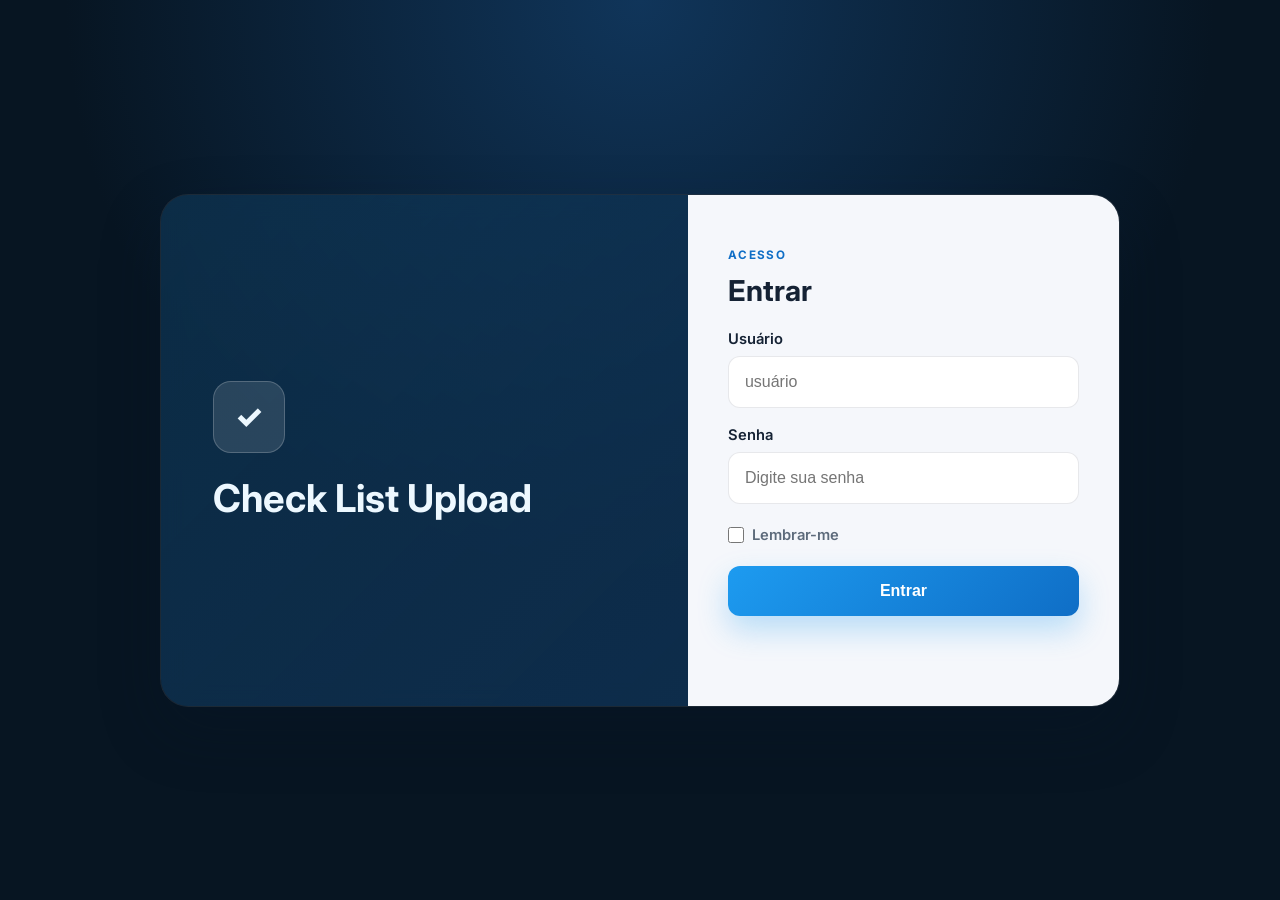
<file: index.html>
<!DOCTYPE html>
<html lang="pt-BR">
  <head>
    <meta charset="UTF-8" />
    <meta name="viewport" content="width=device-width, initial-scale=1.0" />
    <title>Check List Upload</title>
    <link rel="preconnect" href="https://fonts.googleapis.com" />
    <link rel="preconnect" href="https://fonts.gstatic.com" crossorigin />
    <link href="https://fonts.googleapis.com/css2?family=Inter:wght@400;500;600;700;800&display=swap" rel="stylesheet" />
    <link rel="stylesheet" href="style.css" />
    <link rel="icon" href="img/logomasut.png" type="imagem/x-icon">
  </head>
  <body>
    <main class="login-shell">
      <section class="brand-panel" aria-label="Informações da plataforma">
        <div class="brand-badge">✓</div>
        <h1>Check List Upload</h1>
      </section>

      <section class="login-card" aria-label="Área de login">
        <div class="card-header">
          <span class="eyebrow">Acesso</span>
          <h2>Entrar</h2>
        </div>

        <form id="loginForm" novalidate>
          <label for="user">Usuário</label>
          <input id="user" name="user" type="text" placeholder="usuário" autocomplete="username" required />

          <label for="password">Senha</label>
          <input id="password" name="password" type="password" placeholder="Digite sua senha" autocomplete="current-password" required />

          <div class="options">
            <label class="remember">
              <input type="checkbox" />
              <span>Lembrar-me</span>
            </label>
            
          </div>

          <button type="submit">Entrar</button>
        </form>

        <p id="statusMessage" class="status-message" aria-live="polite"></p>
      </section>
    </main>

    <script src="script.js"></script>
  </body>
</html>
</file>
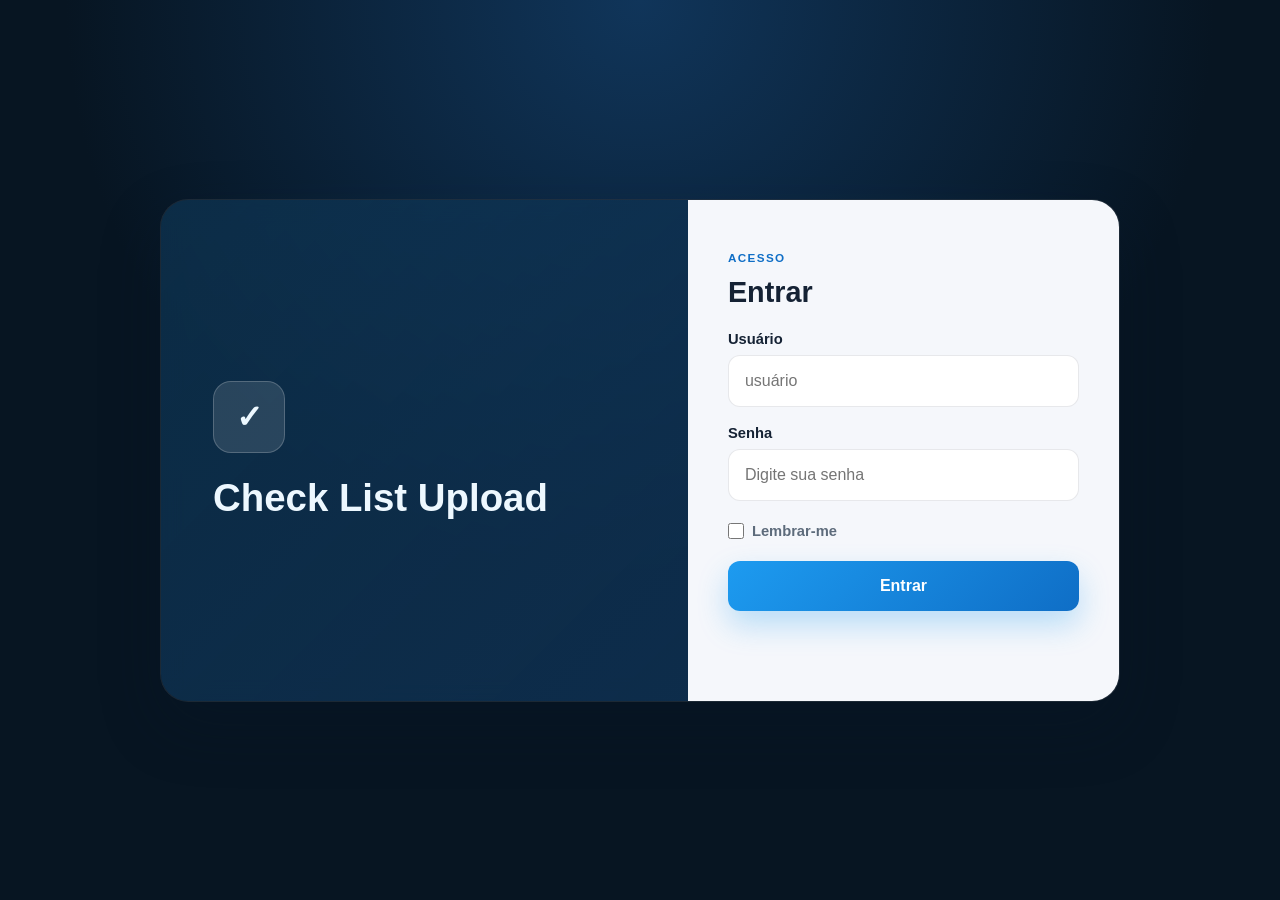
<file: system.html>
<!DOCTYPE html>
<html lang="pt-br">
<head>
    <meta charset="UTF-8">
    <meta name="viewport" content="width=device-width, initial-scale=1.0">
    <title>Check List Upload | Lançamento</title>
    <link rel="preconnect" href="https://fonts.googleapis.com">
    <link rel="preconnect" href="https://fonts.gstatic.com" crossorigin>
    <link href="https://fonts.googleapis.com/css2?family=Inter:wght@400;500;600;700;800&display=swap" rel="stylesheet">
    <link rel="stylesheet" href="style.css">
    <link rel="icon" href="img/logomasut.png" type="image/x-icon">
</head>
<body>
    <main class="system-shell">
        <header class="system-header">
            <div class="system-brand">
                <div class="brand-badge small-badge">✓</div>
                <div>
                    <span class="eyebrow light-eyebrow">Check List Upload</span>
                    <h1>Lançamento de carreta</h1>
                </div>
            </div>
            <a class="logout-link" href="index.html">Sair da conta</a>
        </header>

        <section class="system-content">
            <nav class="action-menu" aria-label="Opções de lançamento">
                <button type="button" class="action-option" data-action="consult-checklist">Consultar checklist</button>
                <button type="button" class="action-option active" data-action="send-checklist">Enviar checklist</button>
                <button type="button" class="action-option" data-action="consult-conferencia">Consultar conferencia</button>
                <button type="button" class="action-option" data-action="send-conferencia">Enviar conferencia</button>
            </nav>

            <section id="consultationPanel" class="consultation-panel" hidden>
                <span class="eyebrow">Consulta</span>
                <h2 id="consultationTitle">Consultar checklist</h2>
                <p>Informe a placa para consultar os registros disponíveis.</p>
                <div class="consultation-fields">
                    <label for="consultationPlate">Placa da carreta</label>
                    <input id="consultationPlate" type="text" placeholder="ABC-1D23" maxlength="8" autocomplete="off">
                    <button type="button" id="consultationButton">Consultar</button>
                </div>
                <p id="consultationStatus" class="status-message" aria-live="polite"></p>
            </section>

            <div class="system-intro">
                <div>
                    <span class="eyebrow">Novo registro</span>
                    <h2 id="uploadTitle">Fotos e placa</h2>
                    <p id="uploadDescription">Informe a placa da carreta e anexe as fotos do checklist.</p>
                </div>
                <div class="step-indicator"><span>01</span> Registro de entrada</div>
            </div>

            <form id="uploadForm" class="upload-form" novalidate>
                <div class="form-column">
                    <label for="plate">Placa da carreta</label>
                    <input id="plate" name="plate" type="text" placeholder="ABC-1D23" maxlength="8" autocomplete="off" required>
                    <span class="field-hint">Use o formato da placa do veículo.</span>

                    <label for="notes">Observações <span>(opcional)</span></label>
                    <textarea id="notes" name="notes" rows="5" placeholder="Adicione uma observação sobre o checklist..."></textarea>

                    <button type="submit" class="submit-button">Salvar lançamento</button>
                    <p id="uploadStatus" class="status-message" aria-live="polite"></p>
                </div>

                <div class="photo-column">
                    <label for="photos" id="photoLabel">Fotos do checklist</label>
                    <label class="dropzone" for="photos">
                        <span class="upload-icon">+</span>
                        <strong>Adicionar fotos</strong>
                        <span>JPG ou PNG · até 10 imagens</span>
                        <input id="photos" name="photos" type="file" accept="image/jpeg,image/png" multiple required>
                    </label>
                    <div id="photoPreview" class="photo-preview" aria-live="polite"></div>
                    <p id="photoCount" class="photo-count">Nenhuma foto selecionada</p>
                </div>
            </form>
        </section>
    </main>
    <script src="script.js"></script>
</body>
</html>
</file>
<file: style.css>
:root {
  --bg-dark: #071522;
  --bg-panel: rgba(11, 24, 40, 0.82);
  --card-bg: #f5f7fb;
  --primary: #1d9bf0;
  --primary-dark: #0f6ec6;
  --primary-soft: rgba(29, 155, 240, 0.12);
  --text: #152234;
  --text-soft: #5d6b7b;
  --border: rgba(19, 36, 57, 0.1);
  --success: #1ea672;
  --shadow: 0 24px 60px rgba(8, 23, 38, 0.28);
}

* {
  box-sizing: border-box;
}

[hidden] {
  display: none !important;
}

body {
  margin: 0;
  min-height: 100vh;
  display: grid;
  place-items: center;
  background: radial-gradient(circle at top, #10355a 0%, var(--bg-dark) 52%);
  font-family: "Inter", sans-serif;
  color: var(--text);
}

.login-shell {
  width: min(960px, 90vw);
  display: grid;
  grid-template-columns: 1.1fr 0.9fr;
  background: rgba(10, 24, 38, 0.64);
  border: 1px solid rgba(255, 255, 255, 0.08);
  border-radius: 28px;
  box-shadow: var(--shadow);
  overflow: hidden;
  backdrop-filter: blur(12px);
}

.brand-panel {
  padding: 72px 52px;
  display: flex;
  flex-direction: column;
  justify-content: center;
  background: linear-gradient(135deg, rgba(29, 155, 240, 0.16), rgba(16, 53, 90, 0.72));
  color: #edf8ff;
}

.brand-badge {
  width: 72px;
  height: 72px;
  border-radius: 18px;
  display: grid;
  place-items: center;
  background: rgba(255, 255, 255, 0.12);
  border: 1px solid rgba(255, 255, 255, 0.2);
  font-size: 2rem;
  font-weight: 800;
  margin-bottom: 24px;
}

.brand-panel h1 {
  margin: 0;
  font-size: clamp(2rem, 3vw, 3rem);
  line-height: 1.1;
}

.brand-panel p {
  margin: 18px 0 0;
  max-width: 420px;
  color: rgba(237, 248, 255, 0.82);
  font-size: 1.02rem;
  line-height: 1.7;
}

.login-card {
  background: var(--card-bg);
  padding: 48px 40px;
}

.card-header {
  margin-bottom: 22px;
}

.eyebrow {
  color: var(--primary-dark);
  font-size: 0.73rem;
  font-weight: 700;
  letter-spacing: 0.12em;
  text-transform: uppercase;
}

.card-header h2 {
  margin: 10px 0 0;
  font-size: clamp(1.8rem, 2vw, 2.3rem);
  color: var(--text);
}

form {
  display: flex;
  flex-direction: column;
}

label {
  margin-bottom: 8px;
  font-size: 0.92rem;
  font-weight: 600;
  color: var(--text);
}

input {
  width: 100%;
  height: 52px;
  margin-bottom: 18px;
  padding: 0 16px;
  border: 1px solid var(--border);
  border-radius: 12px;
  background: #ffffff;
  font-size: 1rem;
  color: var(--text);
  transition: border-color 0.2s ease, box-shadow 0.2s ease;
}

input:focus {
  outline: none;
  border-color: rgba(29, 155, 240, 0.7);
  box-shadow: 0 0 0 4px var(--primary-soft);
}

.options {
  display: flex;
  justify-content: space-between;
  align-items: center;
  gap: 12px;
  margin: 4px 0 22px;
  font-size: 0.9rem;
}

.remember {
  display: inline-flex;
  align-items: center;
  gap: 8px;
  margin: 0;
  color: var(--text-soft);
}

.remember input {
  width: 16px;
  height: 16px;
  margin: 0;
}

.options a {
  color: var(--primary-dark);
  text-decoration: none;
  font-weight: 600;
}

button {
  border: none;
  border-radius: 12px;
  background: linear-gradient(135deg, var(--primary), var(--primary-dark));
  color: #fff;
  font-size: 1rem;
  font-weight: 700;
  padding: 16px 20px;
  cursor: pointer;
  transition: transform 0.2s ease, box-shadow 0.2s ease;
  box-shadow: 0 14px 30px rgba(29, 155, 240, 0.28);
}

button:hover {
  transform: translateY(-1px);
}

.status-message {
  min-height: 24px;
  margin: 18px 0 0;
  color: var(--success);
  font-size: 0.95rem;
  font-weight: 600;
}

@media (max-width: 760px) {
  .login-shell {
    grid-template-columns: 1fr;
  }

  .brand-panel {
    padding: 40px 28px 26px;
  }

  .login-card {
    padding: 30px 24px 34px;
  }

  .options {
    flex-direction: column;
    align-items: flex-start;
  }
}

/* Tela operacional */
.system-shell {
  width: min(1120px, 92vw);
  margin: 32px auto;
  background: var(--card-bg);
  border-radius: 28px;
  box-shadow: var(--shadow);
  overflow: hidden;
}

.system-header {
  min-height: 136px;
  padding: 28px 44px;
  display: flex;
  align-items: center;
  justify-content: space-between;
  gap: 24px;
  background: linear-gradient(135deg, rgba(29, 155, 240, 0.2), rgba(16, 53, 90, 0.9));
  color: #edf8ff;
}

.system-brand {
  display: flex;
  align-items: center;
  gap: 18px;
}

.small-badge {
  width: 52px;
  height: 52px;
  margin: 0;
  border-radius: 14px;
  font-size: 1.45rem;
}

.system-header h1 {
  margin: 7px 0 0;
  font-size: clamp(1.35rem, 2.5vw, 2rem);
}

.light-eyebrow {
  color: rgba(237, 248, 255, 0.72);
}

.logout-link {
  color: rgba(237, 248, 255, 0.84);
  font-size: 0.9rem;
  font-weight: 600;
  text-decoration: none;
}

.logout-link:hover {
  color: #fff;
}

.system-content {
  padding: 42px 48px 50px;
}

.action-menu {
  display: grid;
  grid-template-columns: repeat(4, 1fr);
  gap: 12px;
  margin-bottom: 38px;
  padding-bottom: 28px;
  border-bottom: 1px solid var(--border);
}

.action-option {
  padding: 14px 16px;
  border: 1px solid rgba(29, 155, 240, 0.28);
  border-radius: 10px;
  background: #fff;
  color: var(--primary-dark);
  box-shadow: none;
  font-size: 0.82rem;
  text-transform: uppercase;
}

.action-option.active,
.action-option:hover {
  background: var(--primary);
  color: #fff;
}

.consultation-panel {
  padding: 28px;
  border: 1px solid var(--border);
  border-radius: 16px;
  background: #fff;
}

.consultation-panel h2 {
  margin: 8px 0 6px;
}

.consultation-panel p {
  margin: 0;
  color: var(--text-soft);
}

.consultation-fields {
  display: grid;
  grid-template-columns: 1fr auto;
  align-items: end;
  gap: 14px;
  margin-top: 22px;
}

.consultation-fields label {
  grid-column: 1 / -1;
  margin: 0 -0px -8px;
}

.consultation-fields input {
  margin: 0;
}

.consultation-fields button {
  padding: 16px 28px;
}

.consultation-panel .status-message {
  margin-bottom: 0;
}

.system-intro {
  display: flex;
  align-items: flex-end;
  justify-content: space-between;
  gap: 24px;
  margin-bottom: 32px;
}

.system-intro h2 {
  margin: 8px 0 6px;
  font-size: clamp(1.8rem, 3vw, 2.5rem);
}

.system-intro p {
  margin: 0;
  color: var(--text-soft);
}

.step-indicator {
  display: inline-flex;
  align-items: center;
  gap: 10px;
  color: var(--text-soft);
  font-size: 0.85rem;
  font-weight: 600;
}

.step-indicator span {
  display: grid;
  width: 32px;
  height: 32px;
  place-items: center;
  border-radius: 50%;
  background: var(--primary-soft);
  color: var(--primary-dark);
}

.upload-form {
  display: grid;
  grid-template-columns: minmax(260px, 0.78fr) minmax(360px, 1.22fr);
  gap: 48px;
  padding-top: 30px;
  border-top: 1px solid var(--border);
}

.upload-form label {
  display: block;
}

.upload-form label span {
  color: var(--text-soft);
  font-weight: 400;
}

.upload-form textarea {
  width: 100%;
  resize: vertical;
  min-height: 124px;
  margin-bottom: 22px;
  padding: 14px 16px;
  border: 1px solid var(--border);
  border-radius: 12px;
  background: #fff;
  color: var(--text);
  font: inherit;
}

.upload-form textarea:focus {
  outline: none;
  border-color: rgba(29, 155, 240, 0.7);
  box-shadow: 0 0 0 4px var(--primary-soft);
}

.field-hint {
  display: block;
  margin: -10px 0 28px;
  color: var(--text-soft);
  font-size: 0.78rem;
}

.submit-button {
  width: 100%;
}

.dropzone {
  min-height: 246px;
  margin-bottom: 18px;
  padding: 32px 20px;
  display: flex !important;
  flex-direction: column;
  align-items: center;
  justify-content: center;
  gap: 9px;
  border: 1.5px dashed rgba(29, 155, 240, 0.55);
  border-radius: 16px;
  background: rgba(29, 155, 240, 0.05);
  color: var(--text);
  cursor: pointer;
  text-align: center;
  transition: background 0.2s ease, border-color 0.2s ease;
}

.dropzone:hover,
.dropzone:has(input:focus-visible) {
  border-color: var(--primary);
  background: rgba(29, 155, 240, 0.1);
}

.dropzone strong {
  font-size: 1rem;
}

.dropzone > span:last-of-type {
  color: var(--text-soft);
  font-size: 0.8rem;
}

.upload-icon {
  width: 42px;
  height: 42px;
  display: grid;
  place-items: center;
  border-radius: 50%;
  background: var(--primary-soft);
  color: var(--primary-dark);
  font-size: 1.7rem;
  font-weight: 400;
}

.dropzone input {
  position: absolute;
  width: 1px;
  height: 1px;
  opacity: 0;
}

.photo-preview {
  display: grid;
  grid-template-columns: repeat(5, 1fr);
  gap: 10px;
}

.preview-item {
  position: relative;
  aspect-ratio: 1;
  overflow: hidden;
  border-radius: 10px;
  background: #e4ebf2;
}

.preview-item img {
  width: 100%;
  height: 100%;
  display: block;
  object-fit: cover;
}

.remove-photo {
  position: absolute;
  top: 5px;
  right: 5px;
  width: 24px;
  height: 24px;
  padding: 0;
  border-radius: 50%;
  background: rgba(7, 21, 34, 0.78);
  box-shadow: none;
  font-size: 1rem;
  line-height: 1;
}

.photo-count {
  margin: 12px 0 0;
  color: var(--text-soft);
  font-size: 0.82rem;
}

@media (max-width: 760px) {
  .system-shell {
    width: 100%;
    margin: 0;
    border-radius: 0;
  }

  .system-header,
  .system-content {
    padding-left: 24px;
    padding-right: 24px;
  }

  .system-header {
    align-items: flex-start;
    flex-direction: column;
  }

  .system-intro {
    align-items: flex-start;
    flex-direction: column;
  }

  .upload-form {
    grid-template-columns: 1fr;
    gap: 28px;
  }

  .action-menu {
    grid-template-columns: 1fr 1fr;
  }

  .consultation-fields {
    grid-template-columns: 1fr;
  }

  .consultation-fields button {
    width: 100%;
  }

  .photo-preview {
    grid-template-columns: repeat(4, 1fr);
  }
}


.consulta-resultado {
    margin-top: 24px;
    padding: 24px;
    border: 1px solid #e5e7eb;
    border-radius: 16px;
    background: #fff;
}

.resultado-header {
    margin-bottom: 20px;
}

.resultado-header span {
    font-size: 12px;
    font-weight: 700;
    letter-spacing: 0.08em;
    color: #6b7280;
}

.resultado-grid {
    display: grid;
    grid-template-columns: repeat(3, 1fr);
    gap: 16px;
}

.resultado-item {
    padding: 16px;
    border-radius: 12px;
    background: #f7f7f7;
}

.resultado-item small,
.resultado-observacao small {
    display: block;
    margin-bottom: 6px;
    font-size: 11px;
    font-weight: 700;
    color: #777;
}

.resultado-item strong {
    font-size: 18px;
    color: #111;
}

.resultado-observacao {
    margin-top: 16px;
    padding: 16px;
    border-radius: 12px;
    background: #f7f7f7;
}

.resultado-observacao p {
    margin: 0;
    color: #333;
}

@media (max-width: 700px) {
    .resultado-grid {
        grid-template-columns: 1fr;
    }
}


.galeria-checklist {
    display: grid;
    grid-template-columns: repeat(3, 1fr);
    gap: 12px;
    margin-top: 20px;
}

.galeria-checklist h3 {
    grid-column: 1 / -1;
}

.galeria-checklist img {
    width: 100%;
    height: 150px;
    object-fit: cover;
    border-radius: 10px;
    cursor: pointer;
}

@media (max-width: 600px) {
    .galeria-checklist {
        grid-template-columns: repeat(2, 1fr);
    }
}
</file>
